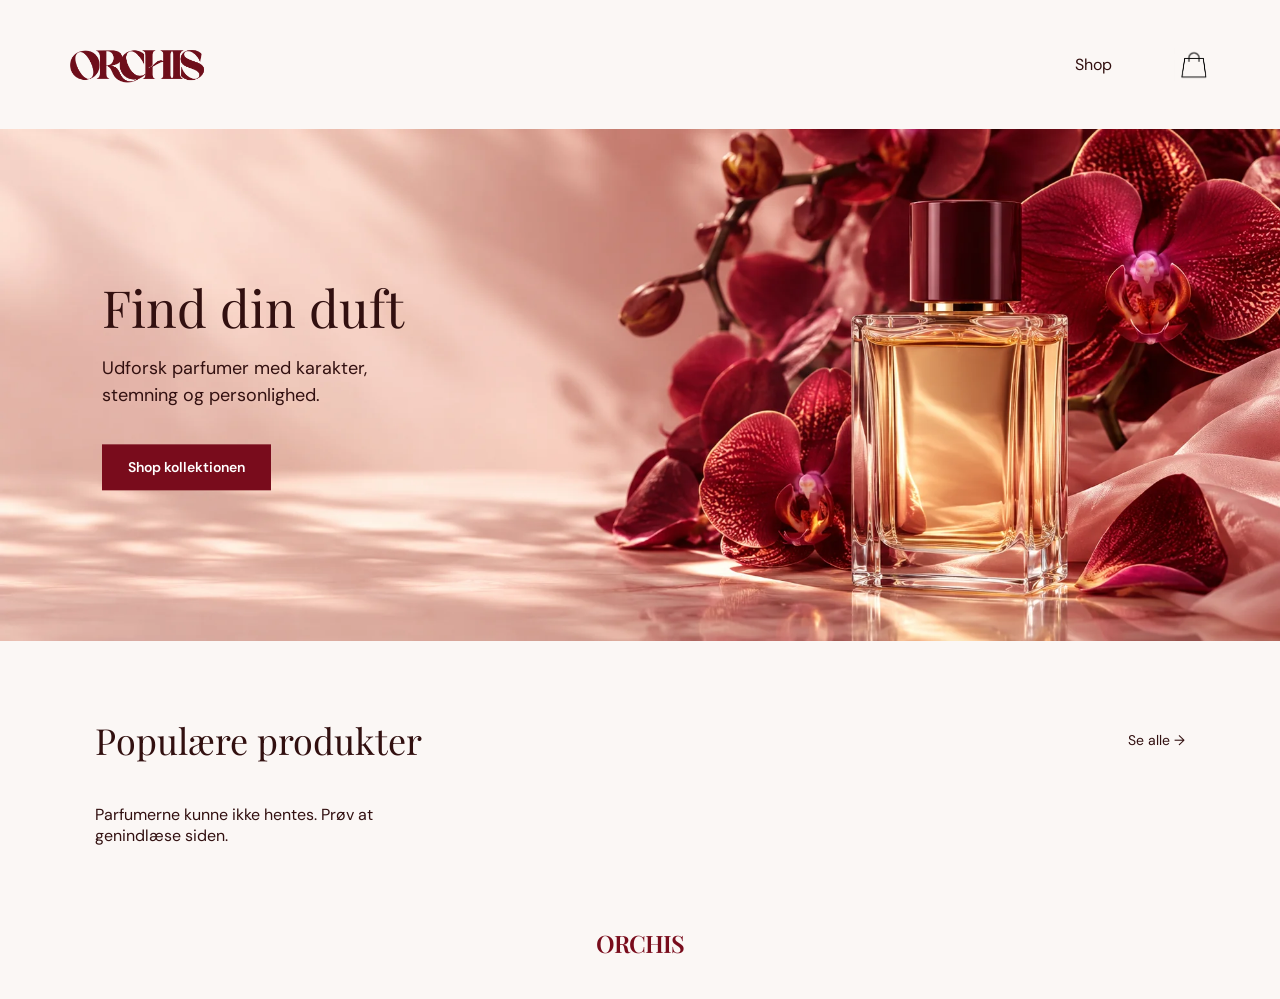
<file: index.html>
<!doctype html>
<html lang="da">
  <head>
    <meta charset="UTF-8" />
    <meta name="viewport" content="width=device-width, initial-scale=1.0" />

    <title>ORCHIS | Find din duft</title>

    <link rel="preconnect" href="https://fonts.googleapis.com" />
    <link rel="preconnect" href="https://fonts.gstatic.com" crossorigin />
    <link href="https://fonts.googleapis.com/css2?family=DM+Sans:wght@400;500;600&family=Playfair+Display:wght@400;500;600&display=swap" rel="stylesheet" />

    <link rel="stylesheet" href="css/index.css" />
    <script src="js/index.js" defer></script>
  </head>

  <body>
    <header class="header">
      <a href="index.html" class="logo" aria-label="ORCHIS – forsiden">
        <img src="images/logo.webp" alt="ORCHIS" />
      </a>

      <nav class="navigation" aria-label="Hovednavigation">
        <a href="productlist.html">Shop</a>

        <a href="basket.html" class="kurv" aria-label="Gå til kurv">
          <img src="images/basket.png" alt="" />
        </a>
      </nav>
    </header>

    <main>
      <section class="hero">
        <img src="images/hero.webp" alt="" class="hero-image" />

        <div class="hero-content">
          <h1>Find din duft</h1>

          <p>
            Udforsk parfumer med karakter,<br />
            stemning og personlighed.
          </p>

          <a href="productlist.html" class="button"> Shop kollektionen </a>
        </div>
      </section>

      <section class="popular">
        <div class="section-header">
          <h2>Populære produkter</h2>
          <a href="productlist.html" class="see-all">Se alle →</a>
        </div>

        <div id="popularProducts" class="product-grid">
          <p role="status">Indlæser parfumer …</p>
        </div>
      </section>
    </main>

    <footer class="footer">
      <a href="index.html" class="footer-logo">ORCHIS</a>
    </footer>
  </body>
</html>
</file>
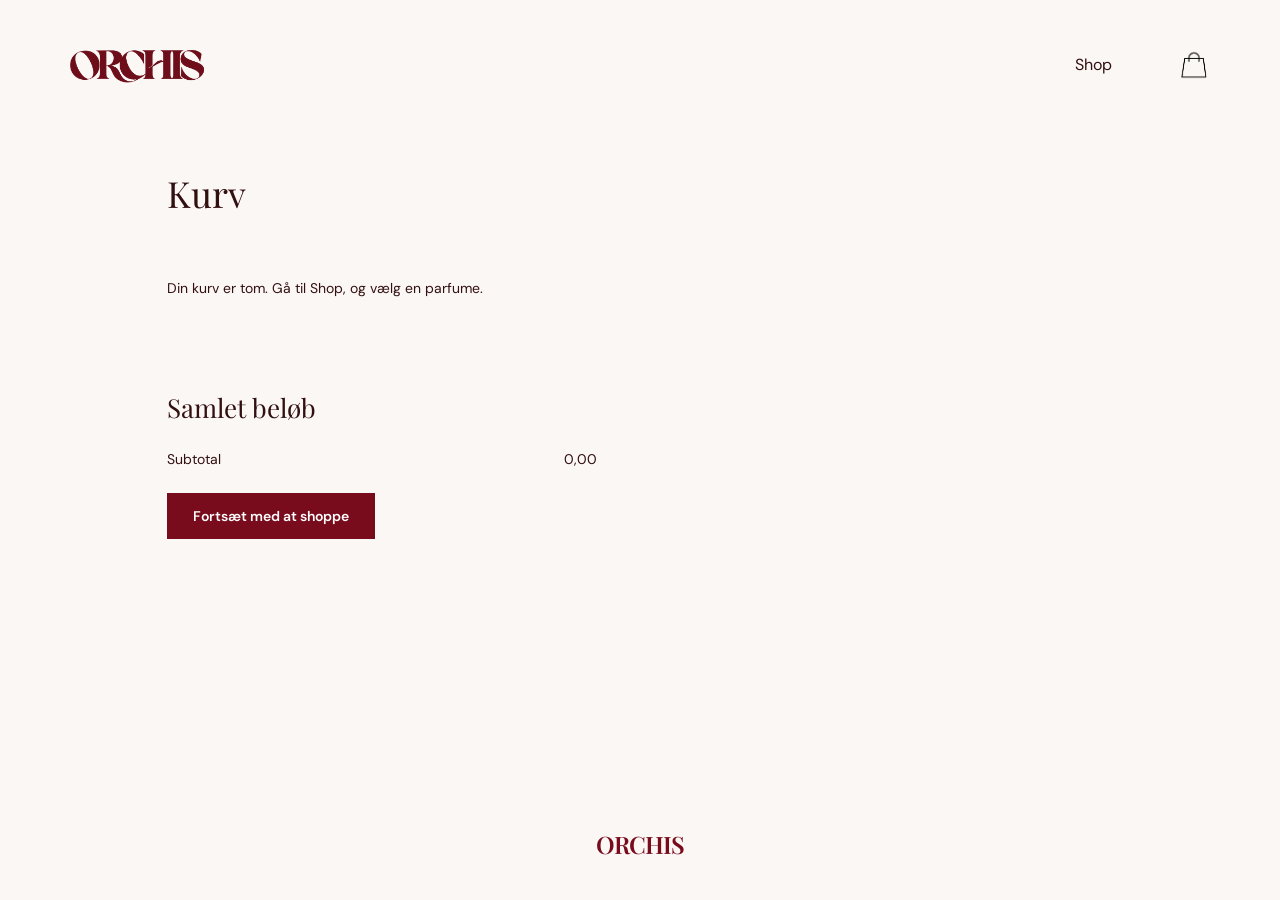
<file: basket.html>
<!doctype html>
<html lang="da">
  <head>
    <meta charset="UTF-8" />
    <meta name="viewport" content="width=device-width, initial-scale=1.0" />

    <title>ORCHIS | Kurv</title>

    <link rel="preconnect" href="https://fonts.googleapis.com" />
    <link rel="preconnect" href="https://fonts.gstatic.com" crossorigin />

    <link href="https://fonts.googleapis.com/css2?family=DM+Sans:wght@400;500;600&family=Playfair+Display:wght@400;500;600&display=swap" rel="stylesheet" />

    <link rel="stylesheet" href="css/index.css" />
    <link rel="stylesheet" href="css/basket.css" />

    <script src="js/basket.js" defer></script>
  </head>

  <body class="cart-page">
    <header class="header">
      <a href="index.html" class="logo" aria-label="ORCHIS – forsiden">
        <img src="images/logo.webp" alt="ORCHIS" />
      </a>

      <nav class="navigation" aria-label="Hovednavigation">
        <a href="productlist.html">Shop</a>

        <a href="basket.html" class="kurv" aria-label="Min kurv" aria-current="page">
          <img src="images/basket.png" alt="" />
        </a>
      </nav>
    </header>

    <main class="cart-main">
      <h1>Kurv</h1>

      <section id="kurvContainer" aria-label="Produkter i kurven"></section>

      <section class="cart-summary" aria-labelledby="summaryTitle">
        <h2 id="summaryTitle">Samlet beløb</h2>

        <div class="cart-total">
          <p>Subtotal</p>
          <p id="totalPris">0,00</p>
        </div>

        <a href="productlist.html" class="button"> Fortsæt med at shoppe </a>
      </section>

      <p id="basketStatus" class="cart-status" role="status"></p>
    </main>

    <footer class="footer">
      <a href="index.html" class="footer-logo">ORCHIS</a>
    </footer>
  </body>
</html>
</file>
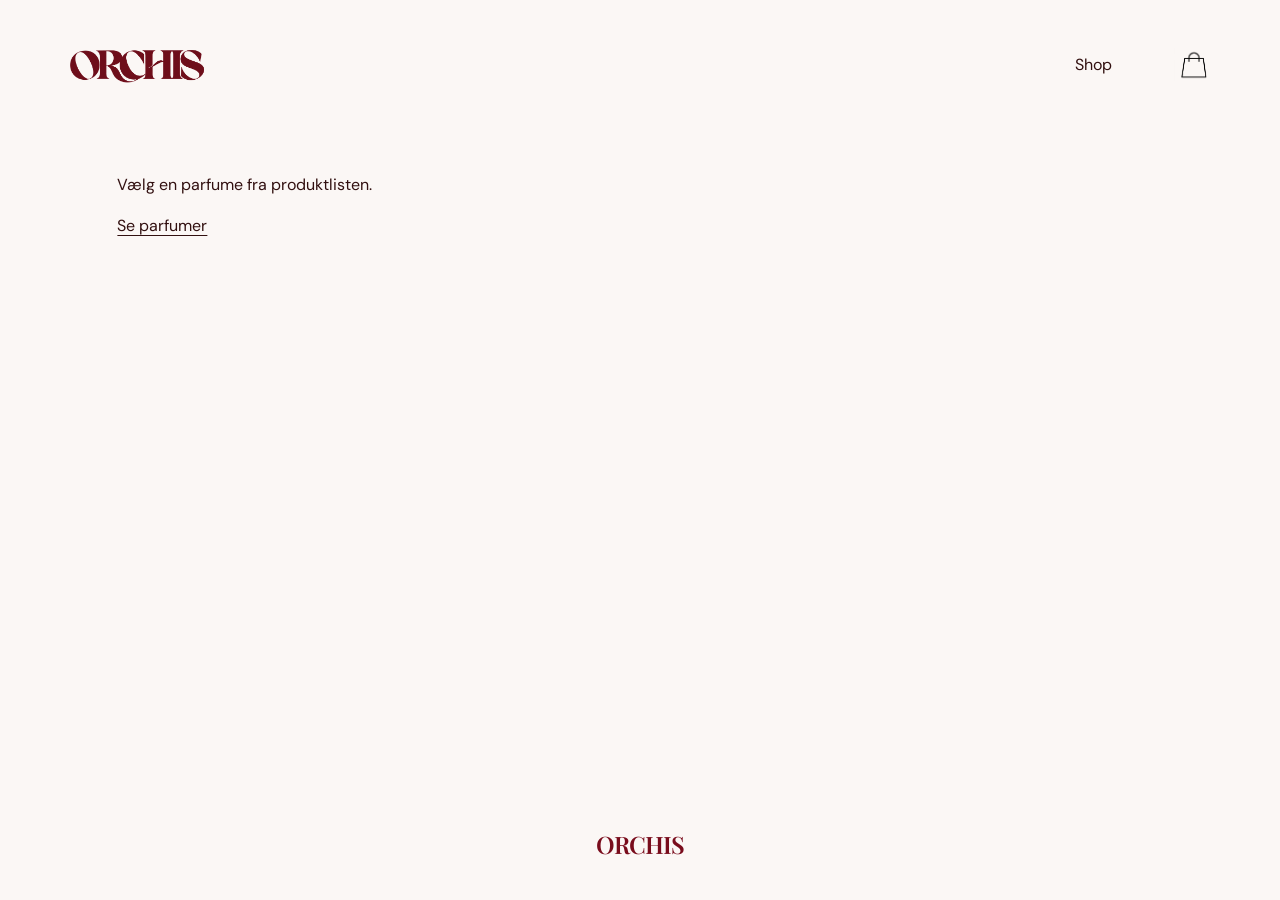
<file: productdetails.html>
<!doctype html>
<html lang="da">
  <head>
    <meta charset="UTF-8" />
    <meta name="viewport" content="width=device-width, initial-scale=1.0" />

    <title>ORCHIS | Produktdetaljer</title>

    <link rel="preconnect" href="https://fonts.googleapis.com" />
    <link rel="preconnect" href="https://fonts.gstatic.com" crossorigin />

    <link href="https://fonts.googleapis.com/css2?family=DM+Sans:wght@400;500;600&family=Playfair+Display:wght@400;500;600&display=swap" rel="stylesheet" />

    <link rel="stylesheet" href="css/index.css" />
    <link rel="stylesheet" href="css/productdetails.css" />
    <script src="js/productdetails.js" defer></script>
  </head>

  <body class="productdetails-page">
    <header class="header">
      <a href="index.html" class="logo" aria-label="ORCHIS – forsiden">
        <img src="images/logo.webp" alt="ORCHIS" />
      </a>

      <nav class="navigation" aria-label="Hovednavigation">
        <a href="productlist.html">Shop</a>
        <a href="basket.html" class="kurv" aria-label="Gå til kurv">
          <img src="images/basket.png" alt="" />
        </a>
      </nav>
    </header>

    <main class="perfume-main">
      <article id="product">
        <p role="status">Indlæser parfume …</p>
      </article>
    </main>

    <footer class="footer">
      <a href="index.html" class="footer-logo">ORCHIS</a>
    </footer>
  </body>
</html>
</file>
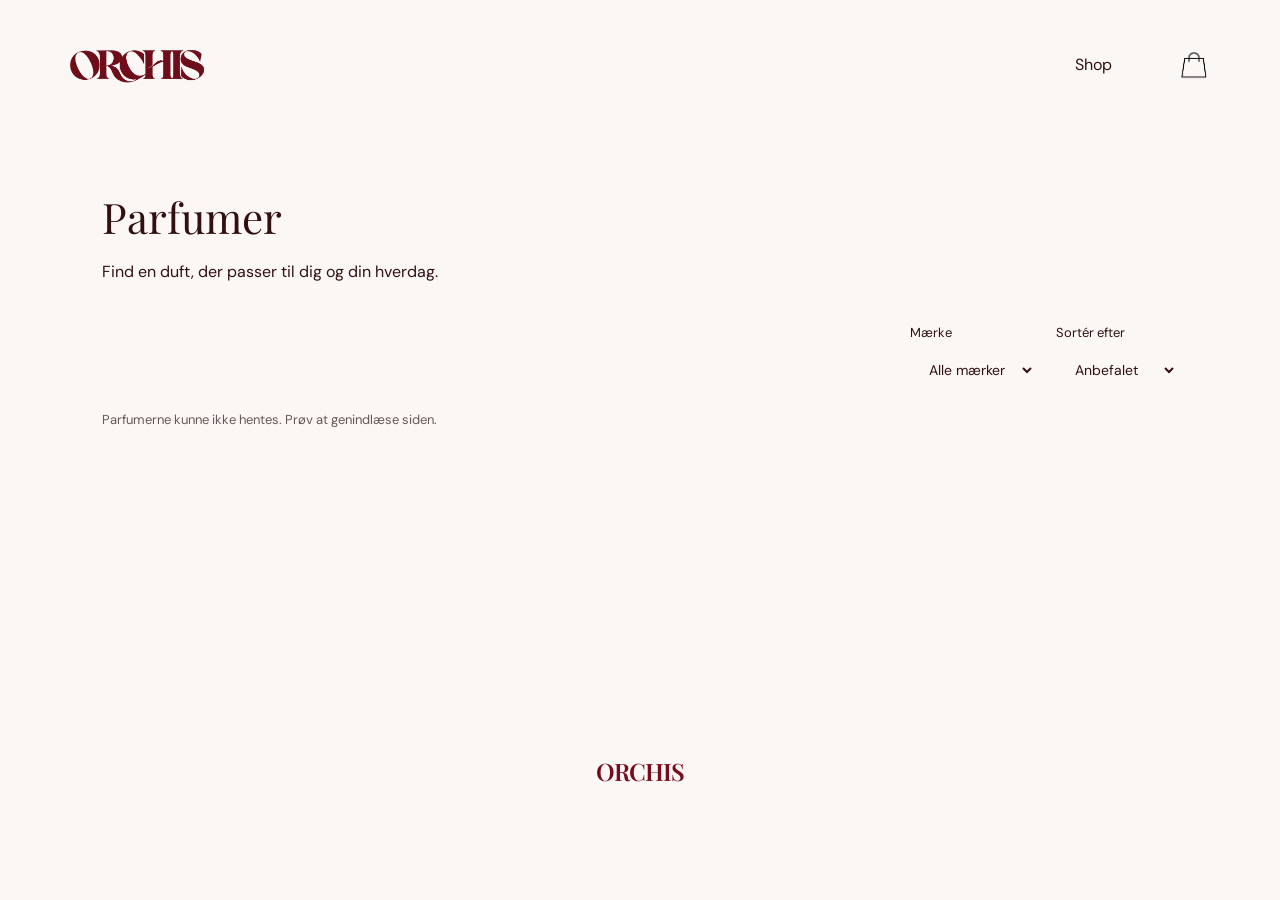
<file: productlist.html>
<!doctype html>
<html lang="da">
  <head>
    <meta charset="UTF-8" />
    <meta name="viewport" content="width=device-width, initial-scale=1.0" />

    <title>ORCHIS | Parfumer</title>

    <link rel="preconnect" href="https://fonts.googleapis.com" />
    <link rel="preconnect" href="https://fonts.gstatic.com" crossorigin />
    <link href="https://fonts.googleapis.com/css2?family=DM+Sans:wght@400;500;600&family=Playfair+Display:wght@400;500;600&display=swap" rel="stylesheet" />

    <link rel="stylesheet" href="css/index.css" />
    <link rel="stylesheet" href="css/productlist.css" />
    <script src="js/productlist.js" defer></script>
  </head>

  <body>
    <header class="header">
      <a href="index.html" class="logo" aria-label="ORCHIS – forsiden">
        <img src="images/logo.webp" alt="ORCHIS" />
      </a>

      <nav class="navigation" aria-label="Hovednavigation">
        <a href="productlist.html" aria-current="page">Shop</a>

        <a href="basket.html" class="kurv" aria-label="Gå til kurv">
          <img src="images/basket.png" alt="" />
        </a>
      </nav>
    </header>

    <main class="shop">
      <h1>Parfumer</h1>
      <p class="shop-intro">Find en duft, der passer til dig og din hverdag.</p>

      <div class="shop-controls">
        <div class="control">
          <label for="brandFilter">Mærke</label>

          <select id="brandFilter">
            <option value="">Alle mærker</option>
          </select>
        </div>

        <div class="control">
          <label for="sortering">Sortér efter</label>

          <select id="sortering">
            <option value="">Anbefalet</option>
            <option value="pris-op">Pris lav-høj</option>
            <option value="pris-ned">Pris høj-lav</option>
            <option value="navn-op">A-Å</option>
            <option value="navn-ned">Å-A</option>
          </select>
        </div>
      </div>

      <p id="status" class="shop-status" role="status">Indlæser parfumer …</p>

      <section id="produktliste" class="product-grid" aria-label="Parfumer"></section>
    </main>

    <footer class="footer">
      <a href="index.html" class="footer-logo">ORCHIS</a>
    </footer>
  </body>
</html>
</file>
<file: css/index.css>
/* GENERELT */

* {
  margin: 0;
  padding: 0;
  box-sizing: border-box;
}

:root {
  --black-bean: #321010;
  --maroon: #790c1c;
  --soft-pink: #fbf7f5;
  --champagne: #fbf7f5;
}

body {
  background-color: var(--soft-pink);
  color: var(--black-bean);
  font-family: "DM Sans", sans-serif;
}

h1,
h2,
h3 {
  font-family: "Playfair Display", serif;
  font-weight: 400;
}

a {
  color: inherit;
  text-decoration: none;
}

button,
select {
  font: inherit;
}

button {
  cursor: pointer;
}

img {
  max-width: 100%;
}

:focus-visible {
  outline: 2px solid var(--maroon);
  outline-offset: 5px;
}

[hidden] {
  display: none !important;
}

/* LOGO */
.header .logo {
  display: block;
  flex-shrink: 0;
  width: 150px;
  line-height: 0;
}

.header .logo img {
  display: block;
  width: 100%;
  height: auto;
}

@media (max-width: 480px) {
  .header .logo {
    width: 110px;
  }
}

/* HEADER */

.header {
  display: flex;
  justify-content: space-between;
  align-items: center;
  gap: 20px;
  padding: 40px 5%;
  background-color: var(--soft-pink);
}

.navigation {
  display: flex;
  align-items: center;
  gap: 60px;
}

.navigation > a:not(.kurv) {
  font-size: 16px;
}

.navigation > a:not(.kurv):hover {
  text-decoration: underline;
  text-underline-offset: 4px;
}

/* KURV */

.kurv {
  display: flex;
  align-items: center;
  justify-content: center;
  min-width: 44px;
  min-height: 44px;
}

.kurv img {
  display: block;
  width: 40px;
  height: 40px;
  object-fit: contain;
}

/* HERO */

.hero {
  position: relative;
  background-color: var(--soft-pink);
}

.hero-image {
  display: block;
  width: 100%;
  height: auto;
}

.hero-content {
  position: absolute;
  top: 50%;
  left: 8%;
  transform: translateY(-50%);
  max-width: 42%;
}

.hero h1 {
  font-size: clamp(34px, 4vw, 64px);
  line-height: 1.1;
  margin-bottom: 20px;
}

.hero p {
  font-size: 18px;
  line-height: 1.5;
  margin-bottom: 35px;
}

/* KNAPPER */

.button {
  display: inline-block;
  padding: 14px 26px;
  border: 0;
  background-color: var(--maroon);
  color: white;
  font-size: 14px;
  font-weight: 600;
  text-align: center;
  transition: background-color 0.3s;
}

.button:hover {
  background-color: var(--black-bean);
}

.button:disabled {
  opacity: 0.5;
  cursor: not-allowed;
}

.text-link {
  display: inline-block;
  margin-top: 20px;
  text-decoration: underline;
  text-underline-offset: 4px;
}

/* POPULÆRE PRODUKTER */

.popular {
  padding: 45px 45px 40px;
  margin-top: 30px;
  margin-left: 50px;
  margin-right: 50px;
  border-radius: 20px;
}

.section-header {
  display: flex;
  justify-content: space-between;
  align-items: center;
  gap: 20px;
  margin-bottom: 40px;
}

.section-header h2 {
  font-size: 36px;
}

.see-all {
  flex-shrink: 0;
  font-size: 14px;
}

.see-all:hover {
  text-decoration: underline;
  text-underline-offset: 4px;
}

/* PRODUKTKORT */

.product-grid {
  display: grid;
  grid-template-columns: repeat(3, minmax(0, 1fr));
  gap: 35px;
}

.product-card {
  min-width: 0;
  background-color: #ffffff;
  padding: 25px;
  border-radius: 10px;
}

.product-card > a {
  display: block;
}

.product-card img {
  display: block;
  width: 100%;
  height: 260px;
  padding: 25px;
  object-fit: contain;
  border-radius: 10px;
  margin-bottom: 20px;
}

.brand {
  font-size: 12px;
  line-height: 1.5;
  margin-bottom: 6px;
}

.product-card h2,
.product-card h3 {
  font-size: 21px;
  line-height: 1.3;
  margin-bottom: 10px;
  overflow-wrap: break-word;
}

.price {
  font-size: 14px;
  line-height: 1.5;
  color: #655858;
}

.product-card a img {
  transition: transform 0.25s;
}

.product-card a:hover img,
.product-card a:focus-visible img {
  transform: translateY(-5px);
}

/* PRODUKTOVERSIGT */

.shop {
  padding: 60px 8% 90px;
  min-height: 65vh;
}

.shop h1 {
  font-size: 42px;
  margin-bottom: 15px;
}

.shop-intro {
  font-size: 16px;
  line-height: 1.5;
}

.shop-controls {
  display: flex;
  justify-content: flex-end;
  flex-wrap: wrap;
  gap: 20px;
  margin: 40px 0 20px;
}

.control {
  display: flex;
  flex-direction: column;
  gap: 8px;
}

.control label {
  font-size: 13px;
}

.control select {
  max-width: 100%;
  padding: 10px 14px;
  border: 1px solid var(--soft-pink);
  border-radius: 4px;
  background-color: var(--champagne);
  color: var(--black-bean);
  font-size: 14px;
  cursor: pointer;
}

.shop-status {
  font-size: 13px;
  margin-bottom: 25px;
  color: #655858;
}

.shop .product-grid {
  column-gap: 35px;
  row-gap: 60px;
}

/* BETINGET VISNING */

.product-photo {
  position: relative;
}

.udsolgt img {
  filter: grayscale(1);
  opacity: 0.5;
}

.sold-label {
  position: absolute;
  top: 12px;
  left: 12px;
  padding: 6px 10px;
  background: var(--maroon);
  color: white;
  font-size: 12px;
}

/* PRODUKTDETALJER */

.details-page {
  max-width: 1400px;
  min-height: 65vh;
  margin: auto;
  padding: 40px 8% 90px;
}

.details {
  display: grid;
  grid-template-columns: minmax(0, 1fr) minmax(0, 1fr);
  align-items: start;
  gap: 70px;
}

.details-image img {
  display: block;
  width: 100%;
  height: 530px;
  padding: 25px;
  object-fit: contain;
}

.details-copy {
  min-width: 0;
  padding-top: 25px;
}

.details-copy h1 {
  max-width: 430px;
  margin-bottom: 18px;
  font-size: clamp(30px, 3vw, 42px);
  line-height: 1.15;
  overflow-wrap: break-word;
}

.details-price {
  margin-bottom: 25px;
  font-size: 15px;
}

.product-information {
  margin-top: 65px;
}

.product-information details {
  border-top: 1px solid var(--soft-pink);
}

.product-information details:last-child {
  border-bottom: 1px solid var(--soft-pink);
}

.product-information summary {
  padding: 17px 0;
  font-size: 14px;
  cursor: pointer;
}

.product-information details p {
  margin-bottom: 15px;
  font-size: 13px;
  line-height: 1.7;
}

.basket-status {
  margin-top: 25px;
  font-size: 14px;
  line-height: 1.5;
}

/* KURV */

.basket-page {
  max-width: 1200px;
  min-height: 65vh;
  margin: auto;
  padding: 45px 8% 90px;
}

.basket-page > h1 {
  margin-bottom: 35px;
  font-size: 42px;
}

.kurvProdukt {
  display: grid;
  grid-template-columns: 110px minmax(0, 1fr) auto;
  align-items: center;
  gap: 25px;
  padding: 25px 0;
  border-bottom: 1px solid var(--soft-pink);
}

.kurvProdukt img {
  display: block;
  width: 110px;
  height: 140px;
  object-fit: contain;
}

.basket-product-copy {
  min-width: 0;
}

.basket-product-copy h2 {
  max-width: 340px;
  margin-bottom: 10px;
  font-size: 21px;
  line-height: 1.3;
  overflow-wrap: break-word;
}

.quantity {
  margin-bottom: 10px;
  font-size: 12px;
}

.basket-price {
  font-size: 14px;
}

.remove-button {
  padding: 3px 0;
  border: 0;
  border-bottom: 1px solid var(--soft-pink);
  background: none;
  color: var(--black-bean);
  font-size: 12px;
}

.remove-button:hover {
  color: var(--maroon);
}

.empty-basket {
  padding: 20px 0 35px;
  font-size: 14px;
}

.basket-summary {
  margin-top: 40px;
  max-width: 440px;
}

.basket-summary h2 {
  margin-bottom: 22px;
  font-size: 26px;
}

.summary-row {
  display: flex;
  justify-content: space-between;
  gap: 20px;
  margin-bottom: 20px;
  font-size: 14px;
}

.demo-note {
  margin-bottom: 20px;
  color: #655858;
  font-size: 12px;
  line-height: 1.5;
}

/* FOOTER */

.footer {
  display: flex;
  flex-direction: column;
  align-items: center;
  gap: 15px;
  border-top: 1px solid var(--soft-pink);
  padding: 40px 20px;
}

.footer-logo {
  font-family: "Playfair Display", serif;
  font-size: 24px;
  font-weight: 600;
  letter-spacing: -1px;
  color: var(--maroon);
}

/* MOBIL */

@media (max-width: 768px) {
  .header {
    padding: 20px 6%;
  }

  .navigation {
    gap: 25px;
  }

  .hero-content {
    position: static;
    transform: none;
    max-width: none;
    padding: 35px 6%;
  }

  .hero h1 {
    font-size: 40px;
    margin-bottom: 15px;
  }

  .hero p {
    font-size: 16px;
    margin-bottom: 25px;
  }

  .popular {
    padding: 50px 6% 60px;
  }

  .section-header {
    margin-bottom: 30px;
  }

  .section-header h2 {
    font-size: 27px;
  }

  .product-grid {
    grid-template-columns: repeat(2, minmax(0, 1fr));
    gap: 25px;
  }

  .product-card img {
    height: 180px;
  }

  .product-card h2,
  .product-card h3 {
    font-size: 19px;
  }

  .shop {
    padding: 40px 6% 60px;
  }

  .shop h1 {
    font-size: 34px;
  }

  .shop-controls {
    justify-content: flex-start;
    margin-top: 30px;
  }

  .shop .product-grid {
    gap: 35px 20px;
  }

  .shop .product-card img {
    height: 210px;
    padding: 20px;
  }

  .details-page,
  .basket-page {
    padding: 30px 6% 60px;
  }

  .details {
    grid-template-columns: 1fr;
    gap: 20px;
  }

  .details-image img {
    height: 380px;
  }

  .details-copy {
    padding-top: 0;
  }

  .product-information {
    margin-top: 40px;
  }

  .popular {
    margin-left: 0;
    margin-right: 0;
  }
}
</file>
<file: css/basket.css>
/* KURV */

.cart-page {
  min-height: 100vh;
  display: flex;
  flex-direction: column;
}

.cart-main {
  width: 100%;
  max-width: 1150px;
  margin: 0 auto;
  padding: 40px 8% 90px;
  flex: 1;
}

.cart-main > h1 {
  margin-bottom: 35px;
  font-size: 36px;
}

/* PRODUKTER I KURVEN */

.cart-item {
  display: grid;
  grid-template-columns: 120px minmax(0, 1fr) auto;
  align-items: center;
  gap: 30px;

  margin-bottom: 20px;
  padding: 25px;

  background-color: #ffffff;
  border-radius: 10px;
}

.cart-image img {
  display: block;
  width: 120px;
  height: 150px;
  object-fit: contain;
}

.cart-copy {
  min-width: 0;
}

.cart-brand {
  margin-bottom: 6px;
  font-size: 12px;
}

.cart-copy h2 {
  max-width: 350px;
  margin-bottom: 15px;
  font-size: 23px;
  line-height: 1.25;
  overflow-wrap: break-word;
}

.cart-price {
  align-self: center;
  font-size: 14px;
  white-space: nowrap;
}

.cart-remove {
  padding: 3px 0;
  border: 0;
  border-bottom: 1px solid var(--soft-pink);
  background: transparent;
  color: var(--black-bean);
  font-size: 12px;
}

.cart-remove:hover {
  color: var(--maroon);
}

.cart-empty {
  padding: 25px 0;
  font-size: 14px;
  line-height: 1.6;
}

/* SAMLET BELØB */

.cart-summary {
  max-width: 430px;
  margin-top: 40px;
  padding-top: 25px;
  border-top: 1px solid var(--soft-pink);
}

.cart-summary h2 {
  margin-bottom: 25px;
  font-size: 26px;
}

.cart-total {
  display: flex;
  justify-content: space-between;
  gap: 20px;
  margin-bottom: 25px;
  font-size: 14px;
}

.cart-status {
  margin-top: 20px;
  font-size: 13px;
  line-height: 1.5;
}

.cart-page .footer {
  border-top: 0;
}

/* MOBIL */

@media (max-width: 600px) {
  .cart-main {
    padding: 25px 6% 60px;
  }

  .cart-main > h1 {
    font-size: 30px;
  }

  .cart-item {
    grid-template-columns: 75px minmax(0, 1fr);
    gap: 15px;
    padding: 20px;
  }

  .cart-image img {
    width: 75px;
    height: 110px;
  }

  .cart-copy h2 {
    font-size: 19px;
  }

  .cart-price {
    grid-column: 2;
  }
}
</file>
<file: css/productdetails.css>
/* DETALJESIDE */

.productdetails-page {
  min-height: 100vh;
  display: flex;
  flex-direction: column;
}

.productdetails-page .perfume-main {
  width: 100%;
  max-width: 1250px;
  margin: 0 auto;
  padding: 45px 8% 90px;
  flex: 1;
}

.productdetails-page .perfume-layout {
  display: grid;
  grid-template-columns: minmax(0, 1fr) minmax(0, 1fr);
  align-items: start;
  gap: 65px;
  background-color: #ffffff;
  padding: 35px;
  border-radius: 10px;
}

.productdetails-page .perfume-image {
  display: flex;
  align-items: flex-start;
  justify-content: center;
}

.productdetails-page .perfume-image img {
  display: block;
  width: 100%;
  height: 420px;
  padding: 20px;
  object-fit: contain;
}

.productdetails-page .perfume-copy {
  min-width: 0;
  border-radius: 10px;
  background-color: transparent;
  padding: 25px 0 0;
}

.productdetails-page .perfume-brand {
  margin-bottom: 6px;
  font-size: 13px;
  line-height: 1.5;
}

.productdetails-page .perfume-copy h1 {
  max-width: 350px;
  margin-bottom: 12px;
  font-size: clamp(28px, 3vw, 40px);
  line-height: 1.15;
  overflow-wrap: break-word;
}

.productdetails-page .perfume-price {
  margin-bottom: 35px;
  font-size: 14px;
  color: #655858;
}

.productdetails-page .perfume-button {
  padding: 12px 24px;
  font-size: 13px;
}

.productdetails-page .perfume-status {
  min-height: 36px;
  margin-top: 12px;
  font-size: 12px;
  line-height: 1.5;
}

.productdetails-page .perfume-information {
  margin-top: 45px;
}

.productdetails-page .perfume-information details {
  border-top: 1px solid #d9cdca;
}

.productdetails-page .perfume-information details:last-child {
  border-bottom: 1px solid #d9cdca;
}

.productdetails-page .perfume-information summary {
  display: flex;
  align-items: center;
  justify-content: space-between;
  gap: 20px;
  padding: 18px 0;
  list-style: none;
  cursor: pointer;
  font-size: 13px;
}

.productdetails-page .perfume-information summary::-webkit-details-marker {
  display: none;
}

.productdetails-page .perfume-information summary::after {
  content: "";
  width: 6px;
  height: 6px;
  flex-shrink: 0;
  margin-right: 4px;
  border-right: 1px solid currentColor;
  border-bottom: 1px solid currentColor;
  transform: rotate(45deg);
}

.productdetails-page .perfume-information details[open] summary::after {
  transform: rotate(225deg);
}

.productdetails-page .perfume-information details > p,
.productdetails-page #reviews {
  padding-bottom: 20px;
  font-size: 13px;
  line-height: 1.7;
}

.productdetails-page .perfume-review {
  padding: 14px 0;
}

.productdetails-page .perfume-review + .perfume-review {
  border-top: 1px solid var(--soft-pink);
}

.productdetails-page .review-name {
  font-weight: 600;
}

.productdetails-page .perfume-review p + p {
  margin-top: 5px;
}

.productdetails-page .footer {
  border-top: 0;
}

/* MOBIL */

@media (max-width: 768px) {
  .productdetails-page .perfume-main {
    padding: 25px 6% 60px;
  }

  .productdetails-page .perfume-layout {
    gap: 30px;
  }

  .productdetails-page .perfume-image img {
    height: 320px;
    padding: 10px;
  }

  .productdetails-page .perfume-copy h1 {
    font-size: 29px;
  }
}
</file>
<file: css/productlist.css>
/* PRODUKTOVERSIGT */

.shop {
  padding: 60px 8% 90px;
}

.shop h1 {
  font-size: 42px;
  margin-bottom: 15px;
}

.shop-intro {
  font-size: 16px;
  line-height: 1.5;
}

/* FILTRERING OG SORTERING */

.shop-controls {
  display: flex;
  justify-content: flex-end;
  flex-wrap: wrap;
  gap: 20px;
  margin: 40px 0 20px;
}

.control {
  display: flex;
  flex-direction: column;
  gap: 8px;
}

.control label {
  font-size: 13px;
}

.control select {
  max-width: 100%;
  padding: 10px 14px;
  border: 1px solid var(--soft-pink);
  border-radius: 4px;

  background-color: var(--champagne);
  color: var(--black-bean);

  font: inherit;
  font-size: 14px;
  cursor: pointer;
}

.control select:focus-visible {
  outline: 2px solid var(--maroon);
  outline-offset: 3px;
}

.shop-status {
  font-size: 13px;
  margin-bottom: 25px;
}

/* PRODUKTKORT */

.shop .product-grid {
  grid-template-columns: repeat(3, minmax(0, 1fr));
  column-gap: 35px;
  row-gap: 60px;
  background-color: transparent;
}

.product-link {
  display: block;
}

.shop .product-card {
  background-color: #ffffff;
  padding: 25px;
  border-radius: 10px;
}

.shop .product-card img {
  width: 100%;
  height: 260px;
  padding: 25px;
  object-fit: contain;
  background-color: transparent;
}

.product-link:hover h2 {
  color: var(--maroon);
}

.product-card h2 {
  font-size: 21px;
  line-height: 1.3;
  margin-bottom: 10px;
  overflow-wrap: break-word;
}

/* MOBIL */

@media (max-width: 768px) {
  .shop {
    padding: 40px 6% 60px;
  }

  .shop h1 {
    font-size: 34px;
  }

  .shop-controls {
    justify-content: flex-start;
    margin-top: 30px;
  }

  .shop .product-grid {
    grid-template-columns: repeat(2, minmax(0, 1fr));
    gap: 35px 20px;
  }

  .shop .product-card img {
    height: 210px;
    padding: 20px;
  }

  .product-card h2 {
    font-size: 19px;
  }
}
</file>
